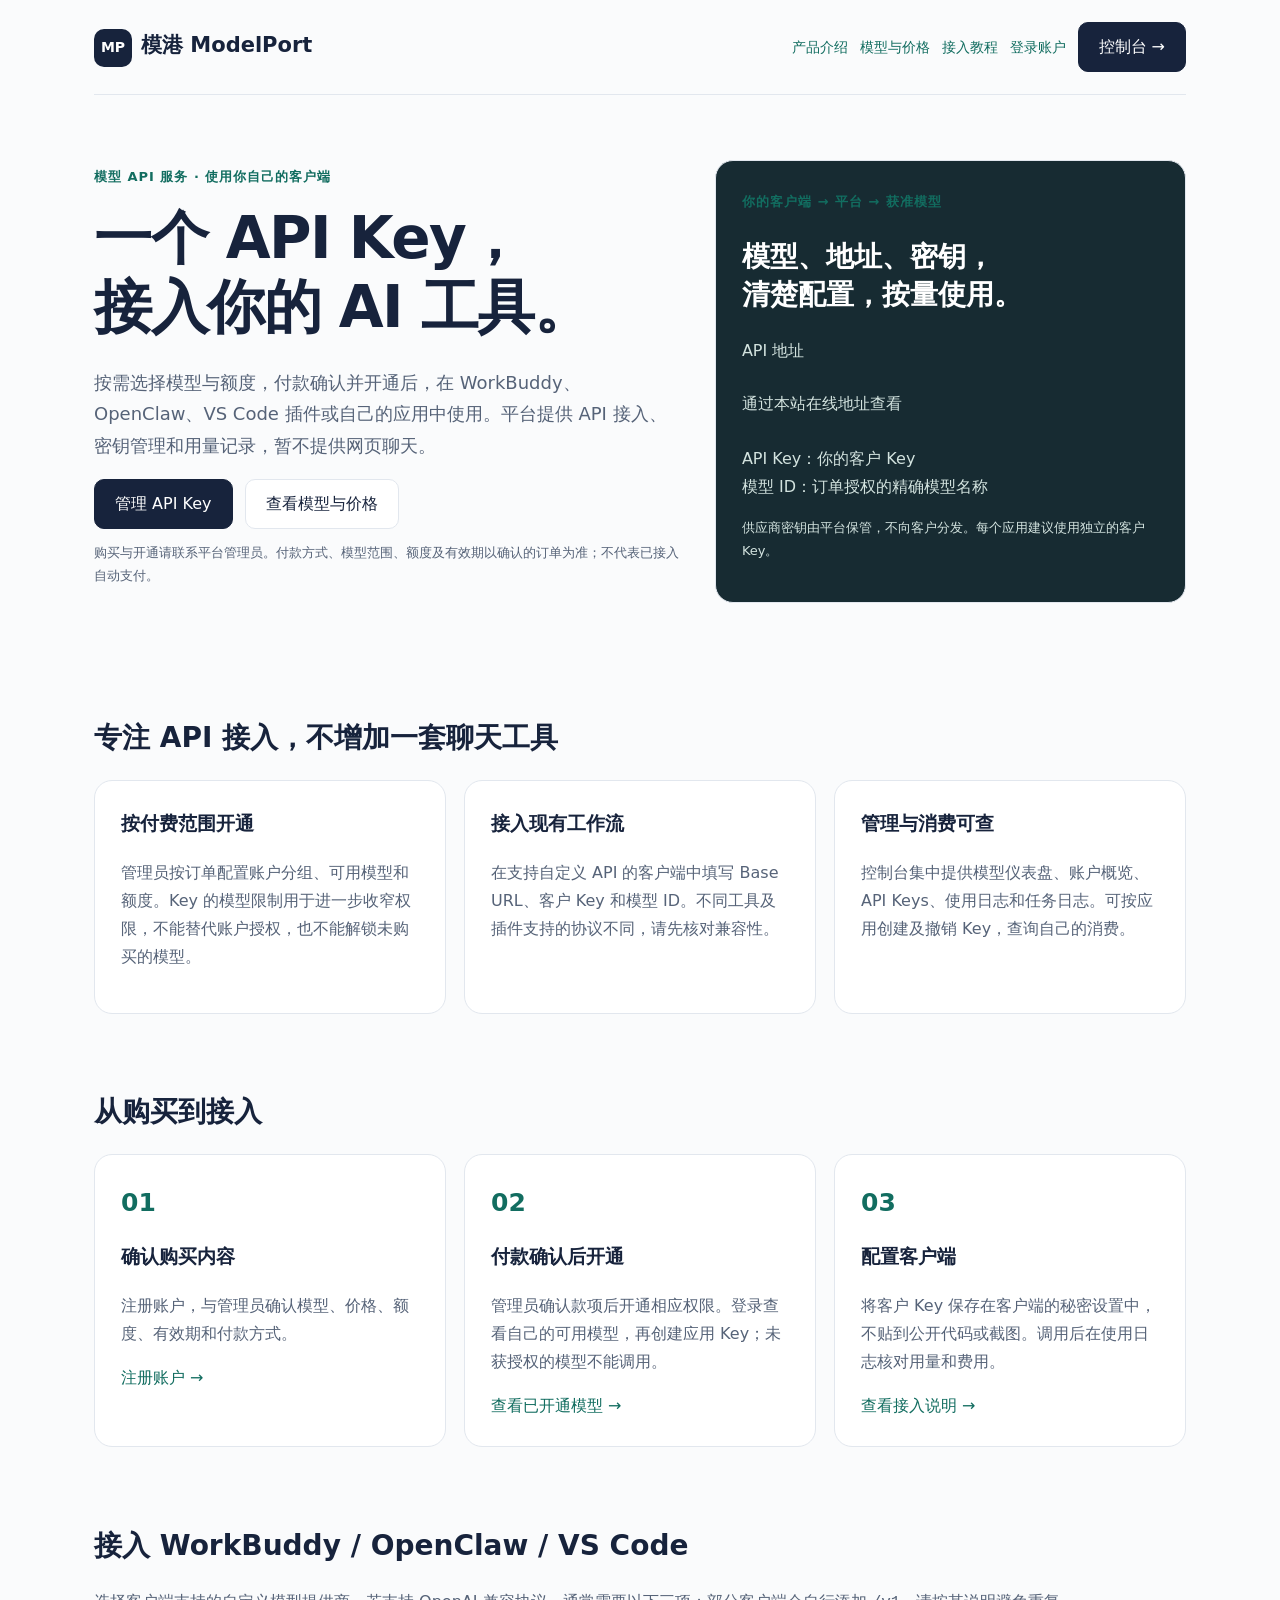
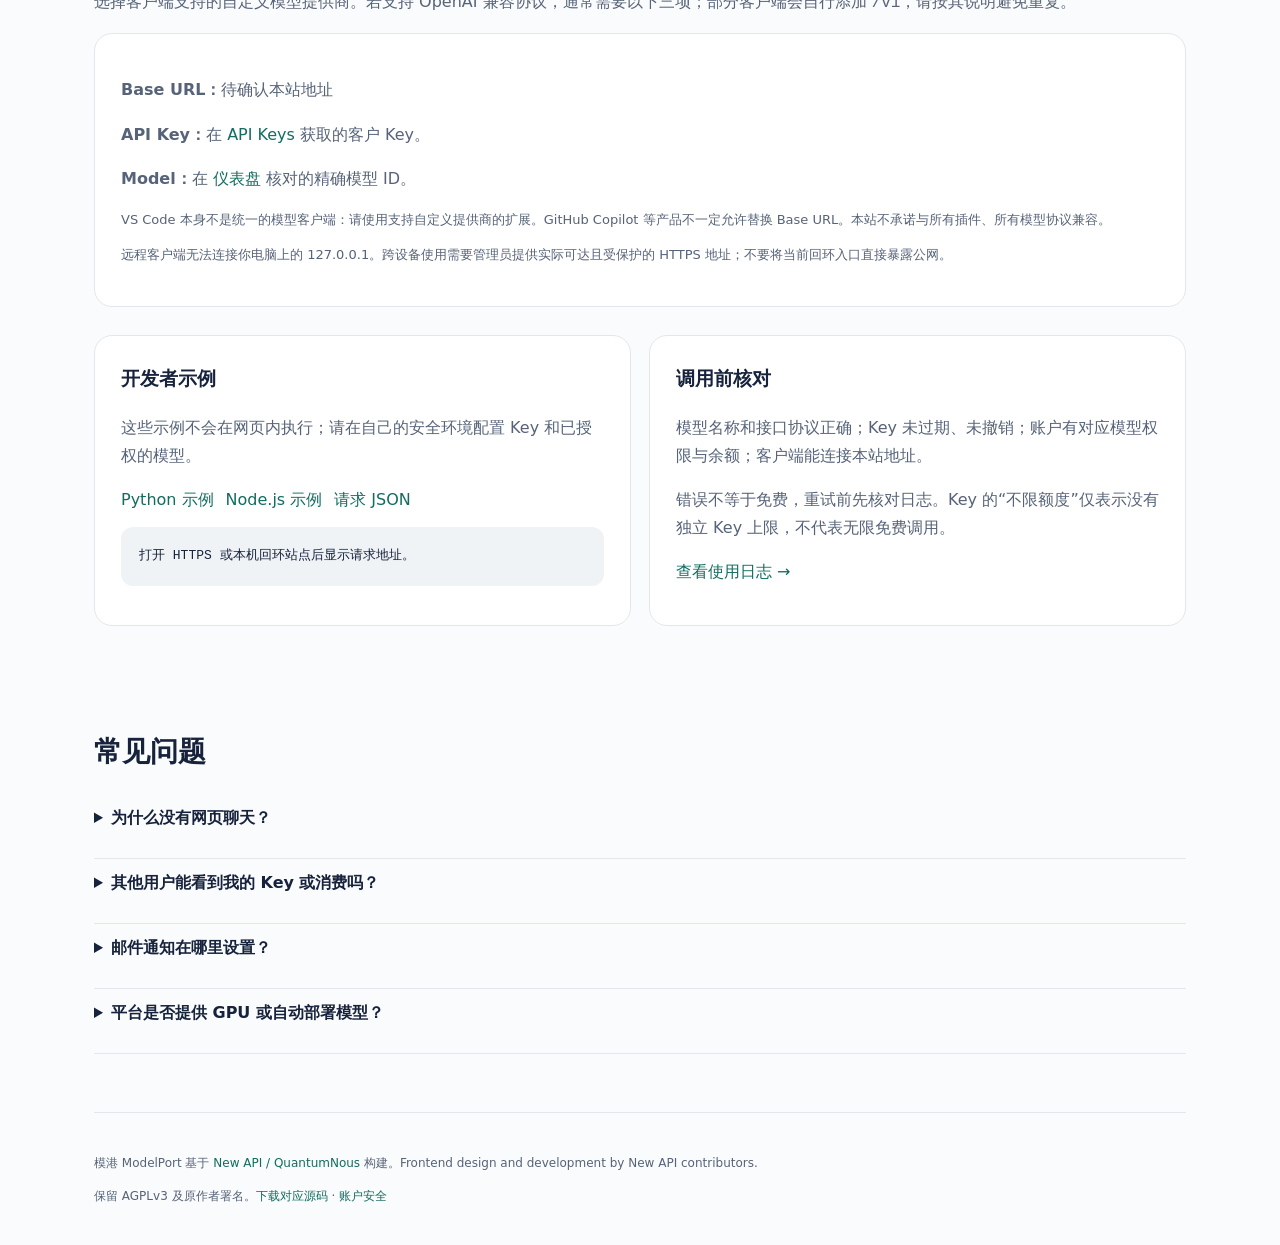
<file: h5/index.html>
<!doctype html>
<html lang="zh-CN">
<head>
<meta charset="utf-8">
<meta name="viewport" content="width=device-width,initial-scale=1">
<meta name="referrer" content="no-referrer">
<title>模港 ModelPort · 模型 API 服务</title>
<style>
:root{color-scheme:light;--ink:#17233c;--muted:#566378;--accent:#126d60;--line:#e2e7ee}
*{box-sizing:border-box}body{margin:0;background:#fafbfc;color:var(--ink);font:16px/1.75 system-ui,-apple-system,"Segoe UI",sans-serif}
a{color:var(--accent);text-decoration:none}a:hover{text-decoration:underline}a:focus-visible,button:focus-visible,summary:focus-visible{outline:3px solid #0d9488;outline-offset:4px}
.wrap{max-width:1140px;margin:auto;padding:0 24px}header{display:flex;align-items:center;justify-content:space-between;gap:20px;padding:22px 0;border-bottom:1px solid var(--line);flex-wrap:wrap}
.brand{font-weight:800;font-size:21px;color:var(--ink)}.mark{display:inline-grid;place-items:center;width:38px;height:38px;background:var(--ink);color:white;border-radius:10px;margin-right:9px;font-size:14px}
nav,.actions{display:flex;gap:12px;align-items:center;flex-wrap:wrap}nav a{font-size:14px;min-height:44px;display:inline-flex;align-items:center}
.button,button{display:inline-flex;align-items:center;justify-content:center;min-height:44px;padding:10px 20px;border:1px solid var(--line);border-radius:10px;background:white;color:var(--ink);font:inherit;cursor:pointer}
.primary{background:var(--ink);color:white;border-color:var(--ink)}.hero{display:grid;gap:32px;padding:65px 0}.eyebrow{font-size:13px;color:var(--accent);font-weight:700;letter-spacing:1px}
h1{font-size:clamp(36px,5vw,58px);line-height:1.2;letter-spacing:-1.5px;margin:14px 0 24px}h2{font-size:28px;line-height:1.35}h3{font-size:19px;margin-top:0}p{color:var(--muted)}.lead{font-size:18px;max-width:600px}.small{font-size:13px}
.panel{background:white;border:1px solid var(--line);border-radius:18px;padding:26px}.connection{background:#172b32;color:white;align-self:center}.connection p{color:#d3e3df}.connection code{color:#d3e3df}
.grid{display:grid;gap:18px}.section{padding:28px 0;scroll-margin-top:20px}.steps{counter-reset:step}.steps .panel:before{counter-increment:step;content:"0" counter(step);display:block;color:var(--accent);font-size:25px;font-weight:700;margin-bottom:15px}
code,pre{font-family:ui-monospace,SFMono-Regular,Consolas,monospace;overflow-wrap:anywhere}pre{white-space:pre-wrap;font-size:13px;padding:18px;background:#f0f3f6;border-radius:12px;color:var(--ink)}.endpoint{display:block;padding:10px 0;user-select:all}
details{border-bottom:1px solid var(--line);padding:10px 0}summary{cursor:pointer;min-height:44px;font-weight:600}footer{border-top:1px solid var(--line);padding:28px 0;margin-top:30px;font-size:12px;color:var(--muted)}[hidden]{display:none!important}
@media(min-width:760px){.hero{grid-template-columns:1.25fr 1fr;align-items:center}.grid{grid-template-columns:repeat(3,minmax(0,1fr))}.two{grid-template-columns:repeat(2,minmax(0,1fr))}}
@media(max-width:520px){.wrap{padding:0 18px}header{gap:10px}nav{gap:10px}nav a{font-size:13px}.hero{padding:36px 0}.panel{padding:20px}.actions .button{flex:1;white-space:nowrap}}
</style>
</head>
<body>
<div class="wrap">
<header>
<a class="brand" href="/h5/"><span class="mark">MP</span>模港 ModelPort</a>
<nav aria-label="官网导航"><a href="#about">产品介绍</a><a href="/pricing">模型与价格</a><a href="#guide">接入教程</a><a id="account-entry" href="/login">登录账户</a><a class="button primary" href="/dashboard/models">控制台 →</a></nav>
</header>
<main>
<section class="hero" aria-labelledby="hero-title">
<div><span class="eyebrow">模型 API 服务 · 使用你自己的客户端</span><h1 id="hero-title">一个 API Key，<br>接入你的 AI 工具。</h1><p class="lead">按需选择模型与额度，付款确认并开通后，在 WorkBuddy、OpenClaw、VS Code 插件或自己的应用中使用。平台提供 API 接入、密钥管理和用量记录，暂不提供网页聊天。</p><div class="actions"><a class="button primary" href="/keys">管理 API Key</a><a class="button" href="/pricing">查看模型与价格</a></div><p class="small">购买与开通请联系平台管理员。付款方式、模型范围、额度及有效期以确认的订单为准；不代表已接入自动支付。</p></div>
<div class="panel connection"><span class="eyebrow">你的客户端 → 平台 → 获准模型</span><h2>模型、地址、密钥，<br>清楚配置，按量使用。</h2><p>API 地址</p><code class="endpoint" data-base-url>通过本站在线地址查看</code><p>API Key：你的客户 Key<br>模型 ID：订单授权的精确模型名称</p><p class="small">供应商密钥由平台保管，不向客户分发。每个应用建议使用独立的客户 Key。</p></div>
</section>
<section class="section" id="about" aria-labelledby="about-title"><h2 id="about-title">专注 API 接入，不增加一套聊天工具</h2><div class="grid"><article class="panel"><h3>按付费范围开通</h3><p>管理员按订单配置账户分组、可用模型和额度。Key 的模型限制用于进一步收窄权限，不能替代账户授权，也不能解锁未购买的模型。</p></article><article class="panel"><h3>接入现有工作流</h3><p>在支持自定义 API 的客户端中填写 Base URL、客户 Key 和模型 ID。不同工具及插件支持的协议不同，请先核对兼容性。</p></article><article class="panel"><h3>管理与消费可查</h3><p>控制台集中提供模型仪表盘、账户概览、API Keys、使用日志和任务日志。可按应用创建及撤销 Key，查询自己的消费。</p></article></div></section>
<section class="section" aria-labelledby="start-title"><h2 id="start-title">从购买到接入</h2><div class="grid steps"><article class="panel"><h3>确认购买内容</h3><p>注册账户，与管理员确认模型、价格、额度、有效期和付款方式。</p><a href="/register">注册账户 →</a></article><article class="panel"><h3>付款确认后开通</h3><p>管理员确认款项后开通相应权限。登录查看自己的可用模型，再创建应用 Key；未获授权的模型不能调用。</p><a href="/dashboard/models">查看已开通模型 →</a></article><article class="panel"><h3>配置客户端</h3><p>将客户 Key 保存在客户端的秘密设置中，不贴到公开代码或截图。调用后在使用日志核对用量和费用。</p><a href="#guide">查看接入说明 →</a></article></div></section>
<section class="section" id="guide" aria-labelledby="guide-title"><h2 id="guide-title">接入 WorkBuddy / OpenClaw / VS Code</h2><p>选择客户端支持的自定义模型提供商。若支持 OpenAI 兼容协议，通常需要以下三项；部分客户端会自行添加 <code>/v1</code>，请按其说明避免重复。</p><div class="panel"><p><strong>Base URL：</strong><code data-base-url>待确认本站地址</code></p><p><strong>API Key：</strong>在 <a href="/keys">API Keys</a> 获取的客户 Key。</p><p><strong>Model：</strong>在 <a href="/dashboard/models">仪表盘</a> 核对的精确模型 ID。</p><p class="small">VS Code 本身不是统一的模型客户端：请使用支持自定义提供商的扩展。GitHub Copilot 等产品不一定允许替换 Base URL。本站不承诺与所有插件、所有模型协议兼容。</p><p class="small">远程客户端无法连接你电脑上的 127.0.0.1。跨设备使用需要管理员提供实际可达且受保护的 HTTPS 地址；不要将当前回环入口直接暴露公网。</p></div>
<div class="grid two section"><article class="panel"><h3>开发者示例</h3><p>这些示例不会在网页内执行；请在自己的安全环境配置 Key 和已授权的模型。</p><div class="actions"><a href="examples/chat.py" download>Python 示例</a><a href="examples/chat.mjs" download>Node.js 示例</a><a href="examples/request.json" download>请求 JSON</a></div><pre id="api-example">打开 HTTPS 或本机回环站点后显示请求地址。</pre></article><article class="panel"><h3>调用前核对</h3><p>模型名称和接口协议正确；Key 未过期、未撤销；账户有对应模型权限与余额；客户端能连接本站地址。</p><p>错误不等于免费，重试前先核对日志。Key 的“不限额度”仅表示没有独立 Key 上限，不代表无限免费调用。</p><a href="/usage-logs/common">查看使用日志 →</a></article></div></section>
<section class="section" aria-labelledby="faq-title"><h2 id="faq-title">常见问题</h2><details><summary>为什么没有网页聊天？</summary><p>本阶段只提供 API Key 服务。请在自己的客户端使用模型；旧聊天链接会转向控制台，网页聊天请求已停用。</p></details><details><summary>其他用户能看到我的 Key 或消费吗？</summary><p>客户 Key 和消费记录按账户鉴权。请自行保管密钥，不共享主账户。管理员审计不在普通用户导航中提供。</p></details><details><summary>邮件通知在哪里设置？</summary><p>进入个人资料中的设置，保存通知邮箱和余额提醒阈值。邮件服务配置完成后可发送测试邮件；平台未配置 SMTP 时会明确提示，不会把保存设置当作发信成功。</p><a href="/profile">个人资料与通知设置 →</a></details><details><summary>平台是否提供 GPU 或自动部署模型？</summary><p>不提供 GPU 租赁，不在客户侧部署模型。平台通过获准的上游 API 提供服务，实际授权、计费和限额由服务端执行。</p></details></section>
</main>
<footer><p>模港 ModelPort 基于 <a href="https://github.com/QuantumNous/new-api" target="_blank" rel="noopener noreferrer">New API / QuantumNous</a> 构建。Frontend design and development by New API contributors.</p><p>保留 AGPLv3 及原作者署名。<a href="/console-assets/modelport-source.tar.gz" download>下载对应源码</a> · <a href="/security">账户安全</a></p></footer>
</div>
<script src="features.js" integrity="sha256-0evRkRryRKduUc4uw9Xza91N6JLAsqK1DQ0H/1SA8U8=" defer></script>
</body>
</html>
</file>
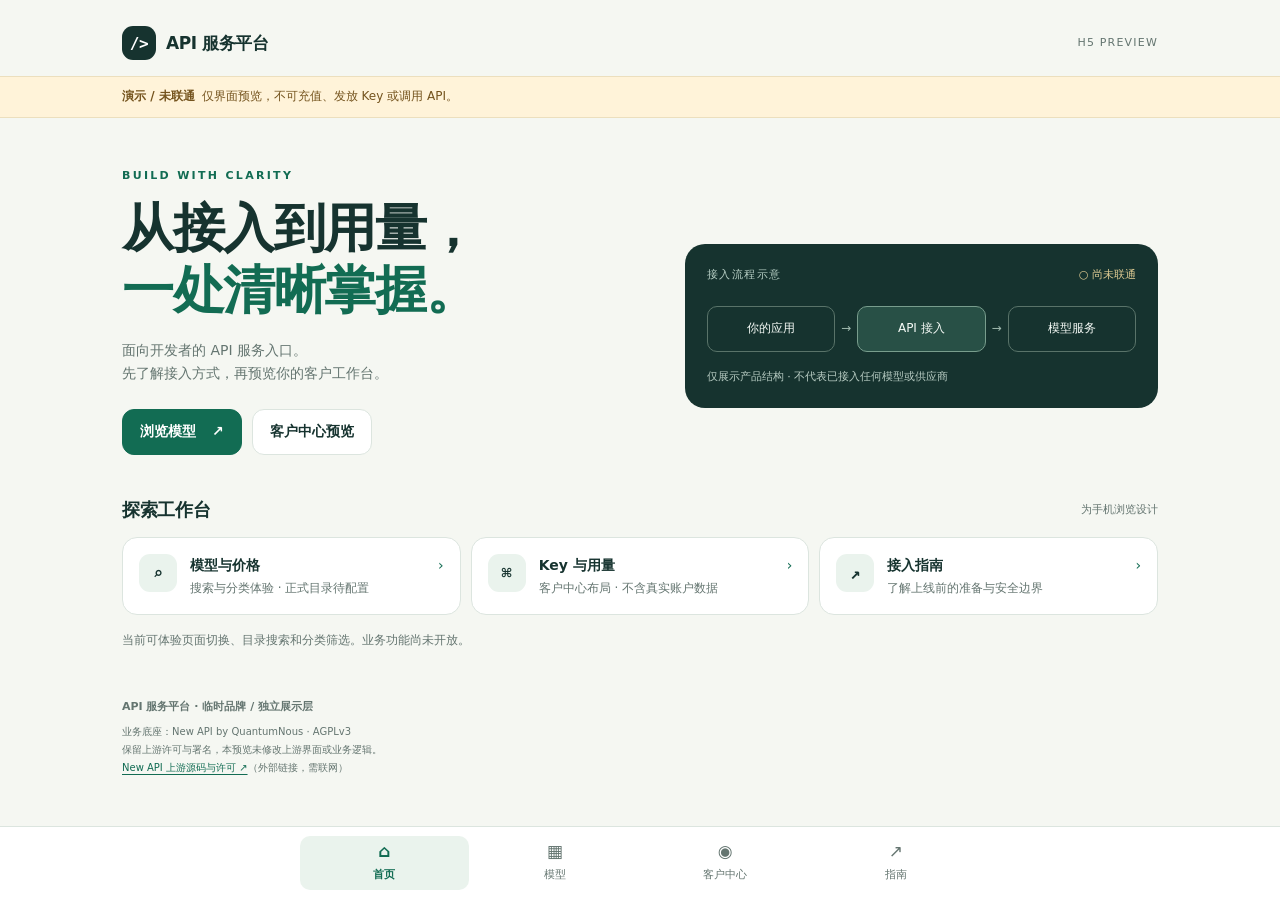
<file: preview/index.html>
<!doctype html>
<html lang="zh-CN">
<head>
<meta charset="utf-8"><meta name="viewport" content="width=device-width,initial-scale=1,viewport-fit=cover">
<link rel="icon" href="data:,">
<meta name="color-scheme" content="light"><meta name="description" content="API 服务平台 · 本地交互演示，未联通业务。">
<title>API 服务平台 · H5 演示</title>
<style>
:root{--ink:#16332f;--muted:#647570;--line:#dce5df;--green:#126c53;--pale:#eaf3ed;--paper:#f5f7f2;--amber:#795311}*{box-sizing:border-box}body{margin:0;color:var(--ink);background:var(--paper);font-family:system-ui,-apple-system,"Noto Sans CJK SC","Microsoft YaHei",sans-serif;font-size:14px;line-height:1.65}button,input,a{-webkit-tap-highlight-color:transparent}button,input{font:inherit}button,a{touch-action:manipulation}button{cursor:pointer}button:disabled{cursor:not-allowed;color:#68746f;background:#e9ede9;border-color:#dbe1db}button:focus-visible,a:focus-visible,input:focus-visible{outline:3px solid #cf981f;outline-offset:3px}a{color:var(--green);text-underline-offset:3px}header{max-width:1080px;margin:auto;display:flex;align-items:center;justify-content:space-between;padding:20px 22px 16px;gap:12px}.brand{display:flex;gap:10px;align-items:center;font-size:17px;font-weight:750;letter-spacing:-.4px}.logo{width:34px;height:34px;border-radius:11px;display:grid;place-items:center;background:var(--ink);color:white;font:700 16px monospace}.top-tag{font-size:11px;letter-spacing:1.2px;color:var(--muted)}.notice{padding:10px 22px;background:#fff3d9;color:#74531d;border-top:1px solid #ecdfbe;border-bottom:1px solid #ecdfbe;font-size:12px}.notice>div{max-width:1036px;margin:auto}.notice strong{margin-right:7px}main{max-width:1080px;margin:auto;padding:28px 22px 24px}.page[hidden]{display:none}.eyebrow{color:var(--green);font-size:11px;font-weight:750;letter-spacing:2.3px;margin:0 0 12px}h1,h2,h3,p{margin-top:0}h1{font-size:38px;line-height:1.2;letter-spacing:-1.4px;font-weight:750;margin-bottom:17px}h1 span{color:var(--green)}.intro{color:var(--muted);font-size:14px;max-width:480px;margin-bottom:24px}.hero{padding:9px 0 25px}.actions{display:flex;gap:10px;flex-wrap:wrap}.btn{display:inline-flex;justify-content:center;align-items:center;gap:16px;min-height:46px;padding:10px 17px;border-radius:12px;border:1px solid var(--line);background:white;color:var(--ink);font-weight:650;text-decoration:none}.primary{background:var(--green);color:white;border-color:var(--green)}.flow-card{position:relative;background:var(--ink);color:#f5faf6;border-radius:20px;padding:22px;margin-bottom:27px;overflow:hidden}.flow-top{display:flex;justify-content:space-between;gap:12px;font-size:11px;letter-spacing:1.5px;margin-bottom:22px;color:#b6cec4}.flow-status{color:#e2cd94;letter-spacing:0}.flow-line{display:flex;align-items:center;gap:6px;font-size:12px}.flow-node{border:1px solid #597369;border-radius:10px;padding:12px 6px;flex:1;text-align:center;white-space:nowrap}.flow-node.active{background:#285046;border-color:#789d8d}.flow-arrow{color:#9eb8ad}.flow-caption{margin:16px 0 0;color:#b8ccc3;font-size:11px}.section-head{display:flex;justify-content:space-between;align-items:center;margin:0 0 12px;gap:12px}.section-head h2{font-size:18px;margin:0;letter-spacing:-.3px}.section-head span{font-size:11px;color:var(--muted)}.feature-grid{display:grid;gap:10px}.feature{display:flex;width:100%;align-items:center;text-align:left;padding:16px;border:1px solid var(--line);background:#fff;border-radius:15px;color:var(--ink);gap:13px}.feature-icon{display:grid;place-items:center;flex:0 0 38px;height:38px;background:var(--pale);border-radius:11px;font:600 17px monospace}.feature strong{display:block;font-size:14px}.feature small{display:block;color:var(--muted);font-size:12px;margin-top:2px}.chevron{margin-left:auto;color:var(--green)}.subnote{font-size:12px;color:var(--muted);padding:16px 0 0;margin-bottom:0}.page-title{font-size:28px;letter-spacing:-.7px;margin-bottom:8px}.card{border:1px solid var(--line);background:white;border-radius:18px;padding:20px;margin-bottom:16px}.account-head{display:flex;align-items:center;gap:12px;margin-bottom:20px}.avatar{display:grid;place-items:center;width:44px;height:44px;background:var(--pale);color:var(--green);border-radius:50%;font-size:20px}.account-head h2{margin:0;font-size:16px}.account-head p{margin:0;font-size:12px;color:var(--muted)}.pill{display:inline-block;border-radius:7px;background:#f3f0e5;color:#74531d;padding:3px 8px;font-size:11px}.balance{background:var(--ink);color:#f5faf6}.balance .label{color:#c2d3cb;font-size:12px}.balance .value{font-size:38px;line-height:1.3;margin:8px 0}.balance p{font-size:12px;color:#c2d3cb;margin:0 0 18px}.balance button{width:100%;background:#2b493f;border-color:#587164;color:#b7ccc1}.stats{display:grid;grid-template-columns:1fr 1fr;gap:12px;margin-bottom:16px}.stat{background:white;border:1px solid var(--line);border-radius:15px;padding:16px}.stat span{display:block;font-size:12px;color:var(--muted)}.stat strong{display:block;font-size:25px;margin:4px 0}.stat small{font-size:11px;color:var(--muted)}.empty{text-align:center;padding:29px 15px}.empty-symbol{width:58px;height:58px;background:var(--pale);display:grid;place-items:center;border-radius:17px;margin:0 auto 16px;font:24px monospace;color:var(--green)}.empty h2{font-size:17px;margin-bottom:8px}.empty p{color:var(--muted);font-size:12px;max-width:330px;margin:0 auto 17px}.empty button{width:100%}.search-label{display:block;font-size:12px;font-weight:650;margin:23px 0 8px}.search{width:100%;min-height:48px;padding:12px 15px;border-radius:12px;border:1px solid #b8c9be;background:white;color:var(--ink);font-size:16px}.filters{display:flex;gap:8px;flex-wrap:wrap;margin:14px 0 20px}.filter{min-height:44px;min-width:56px;border:1px solid var(--line);border-radius:10px;padding:8px 13px;background:white;color:var(--muted);font-size:12px}.filter[aria-pressed=true]{color:white;border-color:var(--green);background:var(--green)}.inline-info{font-size:12px;color:var(--muted)}.steps{counter-reset:step;list-style:none;margin:22px 0 0;padding:0}.steps li{display:flex;gap:13px;margin-bottom:23px}.steps li:before{counter-increment:step;content:counter(step,decimal-leading-zero);flex:0 0 34px;font:700 13px monospace;color:var(--green);padding-top:5px}.steps strong{display:block;margin-bottom:4px}.steps p{margin:0;font-size:12px;color:var(--muted)}.safety{border-left:3px solid #c09d53;padding:4px 0 4px 14px;color:#715924;font-size:12px;margin:22px 0}.foot{max-width:1080px;margin:auto;padding:4px 22px calc(108px + env(safe-area-inset-bottom));font-size:10px;color:var(--muted);line-height:1.8}.foot strong{font-size:11px;font-weight:600}.foot p{margin:6px 0 0}.bottom-nav{position:fixed;bottom:0;left:0;right:0;display:grid;grid-template-columns:repeat(4,1fr);gap:2px;background:#fffffff5;border-top:1px solid var(--line);padding:9px max(12px,calc((100vw - 680px)/2)) calc(10px + env(safe-area-inset-bottom));z-index:10;backdrop-filter:blur(14px)}.nav-item{min-height:49px;border:0;background:transparent;color:var(--muted);border-radius:10px;padding:6px 3px;font-size:11px}.nav-item span{display:block;font-size:17px;line-height:1.15;margin-bottom:4px}.nav-item[aria-current=page]{background:var(--pale);color:var(--green);font-weight:750}.sr-only{position:absolute;width:1px;height:1px;padding:0;overflow:hidden;clip:rect(0,0,0,0);white-space:nowrap}#catalog-message{overflow-wrap:anywhere}@media(min-width:720px){header{padding-top:26px}main{padding-top:40px}.home-top{display:grid;grid-template-columns:1.1fr 1fr;gap:42px;align-items:center}.hero h1{font-size:52px}.flow-card{margin:0}.feature-grid{grid-template-columns:repeat(3,1fr)}.feature{align-items:flex-start}.feature small{max-width:180px}.page:not(#home){max-width:680px;margin:auto}.hero{padding-bottom:40px}.foot{padding-top:22px}}@media(prefers-reduced-motion:no-preference){button{transition:background .15s ease,box-shadow .15s ease}button:hover:not(:disabled){box-shadow:0 2px 9px #183c3012}}
</style>
</head>
<body>
<header><div class="brand"><span class="logo" aria-hidden="true">/&gt;</span>API 服务平台</div><span class="top-tag">H5 PREVIEW</span></header>
<div class="notice"><div><strong>演示 / 未联通</strong>仅界面预览，不可充值、发放 Key 或调用 API。</div></div>
<main id="content">
<section id="home" class="page" aria-labelledby="home-title">
<div class="home-top"><div class="hero"><p class="eyebrow">BUILD WITH CLARITY</p><h1 id="home-title" tabindex="-1">从接入到用量，<br><span>一处清晰掌握。</span></h1><p class="intro">面向开发者的 API 服务入口。<br>先了解接入方式，再预览你的客户工作台。</p><div class="actions"><button class="btn primary" data-go="catalog">浏览模型 <span aria-hidden="true">↗</span></button><button class="btn" data-go="account">客户中心预览</button></div></div>
<div class="flow-card"><div class="flow-top"><span>接入流程示意</span><span class="flow-status">○ 尚未联通</span></div><div class="flow-line"><div class="flow-node">你的应用</div><span class="flow-arrow">→</span><div class="flow-node active">API 接入</div><span class="flow-arrow">→</span><div class="flow-node">模型服务</div></div><p class="flow-caption">仅展示产品结构 · 不代表已接入任何模型或供应商</p></div></div>
<div class="section-head"><h2>探索工作台</h2><span>为手机浏览设计</span></div>
<div class="feature-grid"><button class="feature" data-go="catalog"><span class="feature-icon" aria-hidden="true">⌕</span><span><strong>模型与价格</strong><small>搜索与分类体验 · 正式目录待配置</small></span><span class="chevron" aria-hidden="true">›</span></button><button class="feature" data-go="account"><span class="feature-icon" aria-hidden="true">⌘</span><span><strong>Key 与用量</strong><small>客户中心布局 · 不含真实账户数据</small></span><span class="chevron" aria-hidden="true">›</span></button><button class="feature" data-go="guide"><span class="feature-icon" aria-hidden="true">↗</span><span><strong>接入指南</strong><small>了解上线前的准备与安全边界</small></span><span class="chevron" aria-hidden="true">›</span></button></div>
<p class="subnote">当前可体验页面切换、目录搜索和分类筛选。业务功能尚未开放。</p>
</section>
<section id="catalog" class="page" hidden aria-labelledby="catalog-title"><p class="eyebrow">MODEL DIRECTORY</p><h1 class="page-title" id="catalog-title" tabindex="-1">找到适合的模型</h1><p class="intro">正式模型与计费标准尚未配置。这里仅预览目录的搜索与分类交互，不列出虚构商品。</p><label class="search-label" for="model-search">搜索模型名称</label><input id="model-search" class="search" type="search" placeholder="输入模型名称…" autocomplete="off" maxlength="100"><div class="filters" role="group" aria-label="模型分类"><button class="filter" aria-pressed="true" data-filter="全部">全部</button><button class="filter" aria-pressed="false" data-filter="文本">文本</button><button class="filter" aria-pressed="false" data-filter="图像">图像</button><button class="filter" aria-pressed="false" data-filter="音频">音频</button></div><div class="section-head"><h2>模型目录</h2><span>未联通 · 无销售数据</span></div><div class="card empty"><div class="empty-symbol" aria-hidden="true">⌕</div><h2>目录待配置</h2><p id="catalog-message" role="status" aria-live="polite">全部分类 · 尚无已配置模型。</p><button class="btn" id="reset-search">重置搜索与分类</button></div><p class="inline-info">分类仅为展示选项，不代表供应能力。模型、可用性、币种及计费单位，以后续核验的正式配置为准。</p></section>
<section id="account" class="page" hidden aria-labelledby="account-title"><p class="eyebrow">YOUR WORKSPACE</p><h1 class="page-title" id="account-title" tabindex="-1">客户中心</h1><p class="intro">这是布局预览，不是已登录的客户账户。</p><div class="account-head"><div class="avatar" aria-hidden="true">◉</div><div><h2>访客预览</h2><p>无登录状态 · 不读取业务数据</p></div></div><div class="card balance"><div class="label">账户可用余额 <span class="pill">未联通</span></div><div class="value" aria-label="余额未读取">—</div><p>尚未读取账户余额，不代表零余额或赠送额度。</p><button class="btn" disabled>充值未开放</button></div><div class="stats"><div class="stat"><span>调用次数</span><strong>—</strong><small>未读取用量</small></div><div class="stat"><span>累计消费</span><strong>—</strong><small>未读取账单</small></div></div><div class="section-head"><h2>API Key</h2><span>演示区域</span></div><div class="card empty"><div class="empty-symbol" aria-hidden="true">⌘</div><h2>未连接账户</h2><p>安全初始化并登录后，才能在正式业务界面管理 Key。此预览不会创建或展示任何密钥。</p><button class="btn" disabled>创建 Key 未开放</button></div><button class="feature" data-go="guide"><span class="feature-icon" aria-hidden="true">↗</span><span><strong>下一步如何接入？</strong><small>查看准备事项与安全说明</small></span><span class="chevron" aria-hidden="true">›</span></button></section>
<section id="guide" class="page" hidden aria-labelledby="guide-title"><p class="eyebrow">GETTING STARTED</p><h1 class="page-title" id="guide-title" tabindex="-1">接入，从准备开始</h1><p class="intro">现在先体验界面；正式业务需完成以下准备并单独验收。</p><div class="card"><span class="pill">尚未开放真实业务</span><ol class="steps"><li><div><strong>由用户安全初始化</strong><p>在官方 New API 界面自行设置管理员。密码、API Key 和验证码不应发到聊天或写入演示文件。</p></div></li><li><div><strong>配置并核验服务</strong><p>确认模型目录、计费单位和价格；另行授权供应端接入与受控网络访问。</p></div></li><li><div><strong>验证账户与计费</strong><p>完成客户登录、Key 限制、用量扣减和失败返还测试后，再决定业务开放范围。</p></div></li></ol></div><div class="safety">当前只在服务器本机提供预览。未开放公网、未连接支付、未发起真实 API 请求。页面中的功能结构不是销售或可用性承诺。</div><button class="btn primary" data-go="account">返回客户中心预览 <span aria-hidden="true">→</span></button></section>
</main>
<footer class="foot"><strong>API 服务平台 · 临时品牌 / 独立展示层</strong><p>业务底座：New API by QuantumNous · AGPLv3<br>保留上游许可与署名，本预览未修改上游界面或业务逻辑。<br><a href="https://github.com/QuantumNous/new-api" target="_blank" rel="noopener noreferrer">New API 上游源码与许可 ↗</a>（外部链接，需联网）</p></footer>
<nav class="bottom-nav" aria-label="主要导航"><button class="nav-item" data-go="home" aria-current="page"><span aria-hidden="true">⌂</span>首页</button><button class="nav-item" data-go="catalog"><span aria-hidden="true">▦</span>模型</button><button class="nav-item" data-go="account"><span aria-hidden="true">◉</span>客户中心</button><button class="nav-item" data-go="guide"><span aria-hidden="true">↗</span>指南</button></nav>
<script>
(()=>{'use strict';const names=['home','catalog','account','guide'];function show(){const requested=location.hash.slice(1);const name=names.includes(requested)?requested:'home';document.querySelectorAll('.page').forEach(p=>p.hidden=p.id!==name);document.querySelectorAll('.nav-item').forEach(b=>{if(b.dataset.go===name)b.setAttribute('aria-current','page');else b.removeAttribute('aria-current')});window.scrollTo(0,0);document.title=({home:'首页',catalog:'模型目录',account:'客户中心预览',guide:'接入指南'})[name]+' · API 服务平台 · 演示';if(requested)document.getElementById(name+'-title').focus({preventScroll:true})}document.querySelectorAll('[data-go]').forEach(b=>b.addEventListener('click',()=>{if(location.hash==='#'+b.dataset.go)show();else location.hash=b.dataset.go}));window.addEventListener('hashchange',show);let category='全部';const input=document.getElementById('model-search');function search(){const query=input.value.trim();document.getElementById('catalog-message').textContent=category+'分类 · '+(query?'搜索“'+query+'”：当前目录未配置，无可展示结果。':'尚无已配置模型。')}document.querySelectorAll('[data-filter]').forEach(b=>b.addEventListener('click',()=>{category=b.dataset.filter;document.querySelectorAll('[data-filter]').forEach(x=>x.setAttribute('aria-pressed',String(x===b)));search()}));input.addEventListener('input',search);document.getElementById('reset-search').addEventListener('click',()=>{input.value='';category='全部';document.querySelectorAll('[data-filter]').forEach(x=>x.setAttribute('aria-pressed',String(x.dataset.filter==='全部')));search();input.focus()});show()})();
</script>
</body></html>
</file>
